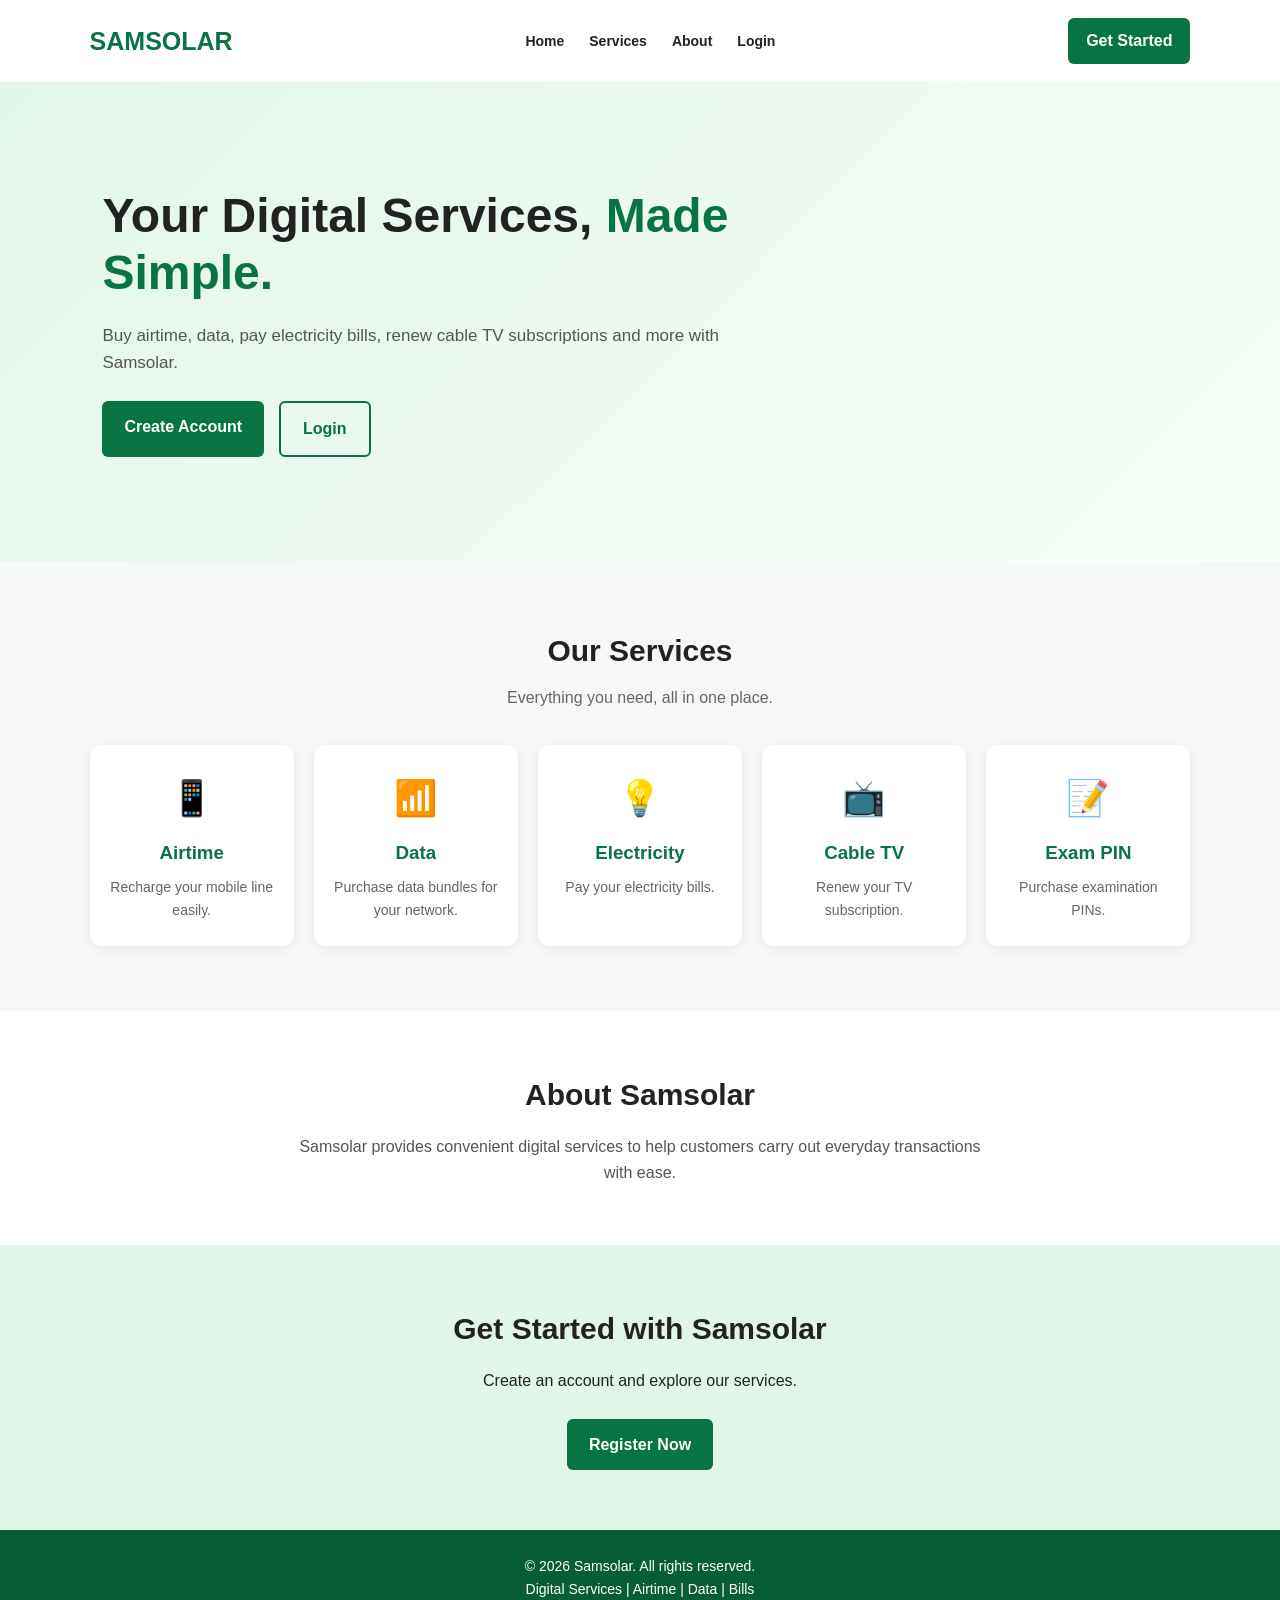
<file: index.html>
<!DOCTYPE html>
<html lang="en">
<head>
    <meta charset="UTF-8">
    <meta name="viewport" content="width=device-width, initial-scale=1.0">

    <title>Samsolar VTU | Digital Services</title>

    <link rel="stylesheet" href="style.css">
</head>

<body>

    <!-- HEADER -->
    <header class="header">
        <div class="logo">
            SAMSOLAR
        </div>

        <nav>
            <a href="index.html">Home</a>
            <a href="#services">Services</a>
            <a href="#about">About</a>
            <a href="login.html">Login</a>
        </nav>

        <a href="register.html" class="header-button">
            Get Started
        </a>
    </header>


    <!-- HERO SECTION -->
    <section class="hero">

        <div class="hero-content">

            <h1>
                Your Digital Services,
                <span>Made Simple.</span>
            </h1>

            <p>
                Buy airtime, data, pay electricity bills,
                renew cable TV subscriptions and more
                with Samsolar.
            </p>

            <div class="hero-buttons">

                <a href="register.html" class="button primary">
                    Create Account
                </a>

                <a href="login.html" class="button secondary">
                    Login
                </a>

            </div>

        </div>

    </section>


    <!-- SERVICES -->
    <section class="services" id="services">

        <h2>Our Services</h2>

        <p class="section-description">
            Everything you need, all in one place.
        </p>

        <div class="services-grid">

            <div class="service-card">
                <div class="service-icon">📱</div>
                <h3>Airtime</h3>
                <p>Recharge your mobile line easily.</p>
            </div>

            <div class="service-card">
                <div class="service-icon">📶</div>
                <h3>Data</h3>
                <p>Purchase data bundles for your network.</p>
            </div>

            <div class="service-card">
                <div class="service-icon">💡</div>
                <h3>Electricity</h3>
                <p>Pay your electricity bills.</p>
            </div>

            <div class="service-card">
                <div class="service-icon">📺</div>
                <h3>Cable TV</h3>
                <p>Renew your TV subscription.</p>
            </div>

            <div class="service-card">
                <div class="service-icon">📝</div>
                <h3>Exam PIN</h3>
                <p>Purchase examination PINs.</p>
            </div>

        </div>

    </section>


    <!-- ABOUT -->
    <section class="about" id="about">

        <h2>About Samsolar</h2>

        <p>
            Samsolar provides convenient digital services
            to help customers carry out everyday transactions
            with ease.
        </p>

    </section>


    <!-- CALL TO ACTION -->
    <section class="cta">

        <h2>Get Started with Samsolar</h2>

        <p>Create an account and explore our services.</p>

        <a href="register.html" class="button primary">
            Register Now
        </a>

    </section>


    <!-- FOOTER -->
    <footer class="footer">

        <p>
            &copy; 2026 Samsolar. All rights reserved.
        </p>

        <p>
            Digital Services | Airtime | Data | Bills
        </p>

    </footer>

</body>
</html>
</file>
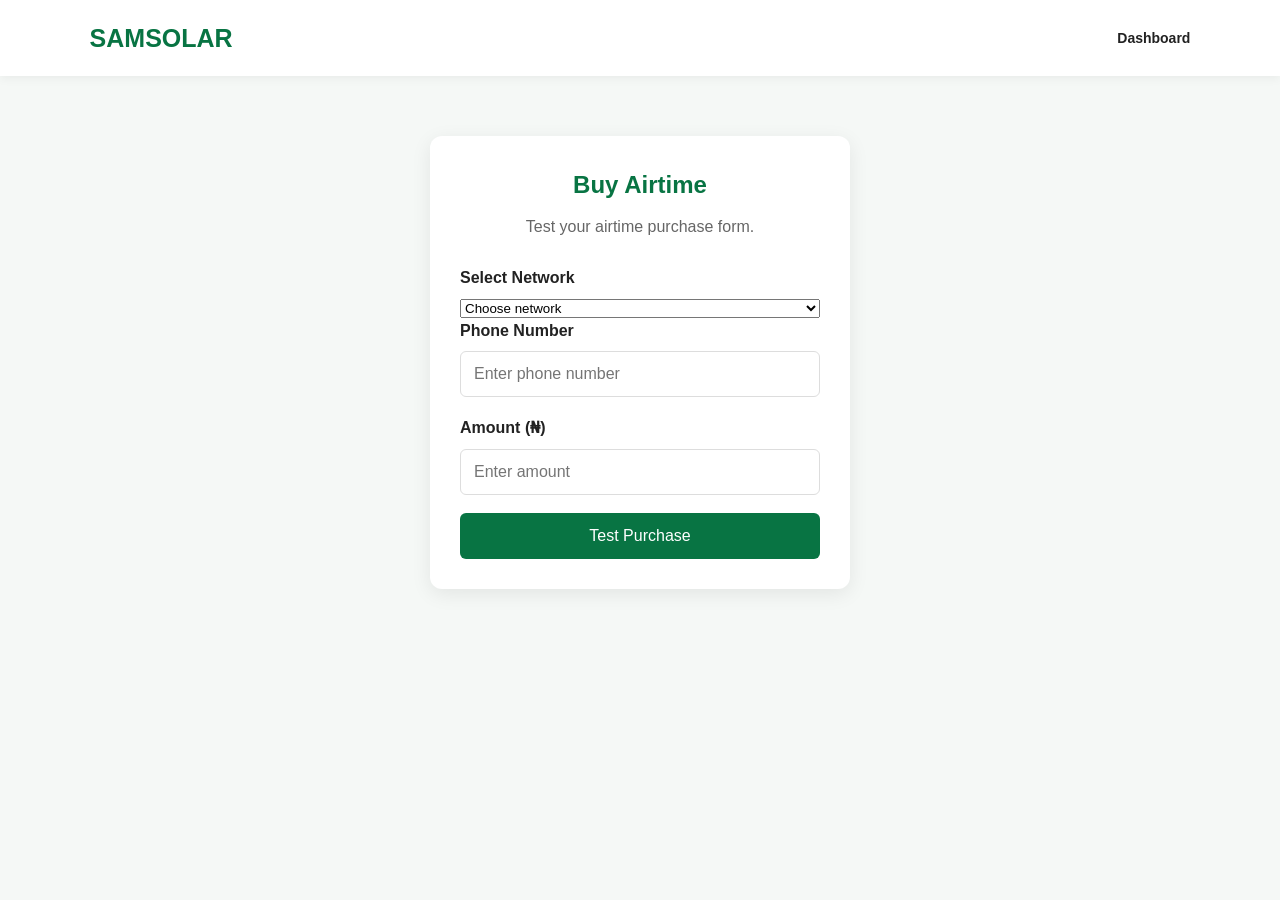
<file: airtime.html>
<!DOCTYPE html><html lang="en">
<head>
    <meta charset="UTF-8">
    <meta name="viewport" content="width=device-width, initial-scale=1.0">
    <title>Buy Airtime | Samsolar</title>
    <link rel="stylesheet" href="style.css">
</head>
<body><header class="header">
    <div class="logo">SAMSOLAR</div>
    <nav>
        <a href="dashboard.html">Dashboard</a>
    </nav>
</header><section class="login-container">
    <h1>Buy Airtime</h1>
    <p>Test your airtime purchase form.</p><form id="airtimeForm">

    <label for="network">Select Network</label>
    <select id="network" required>
        <option value="">Choose network</option>
        <option value="MTN">MTN</option>
        <option value="Airtel">Airtel</option>
        <option value="Glo">Glo</option>
        <option value="9mobile">9mobile</option>
    </select>

    <label for="phone">Phone Number</label>
    <input
        type="tel"
        id="phone"
        placeholder="Enter phone number"
        required
    >

    <label for="amount">Amount (₦)</label>
    <input
        type="number"
        id="amount"
        min="50"
        max="50000"
        placeholder="Enter amount"
        required
    >

    <button type="submit">Test Purchase</button>

</form>

<div id="message"></div>

</section><script>
const form = document.getElementById("airtimeForm");
const message = document.getElementById("message");

form.addEventListener("submit", function(event) {
    event.preventDefault();

    const network = document.getElementById("network").value;
    const phone = document.getElementById("phone").value.trim();
    const amount = Number(document.getElementById("amount").value);

    if (!network || !phone || !amount) {
        message.textContent = "Please complete all fields.";
        return;
    }

    if (!/^[0-9]{10,11}$/.test(phone)) {
        message.textContent = "Enter a valid phone number.";
        return;
    }

    if (amount < 50 || amount > 50000) {
        message.textContent = "Amount must be between ₦50 and ₦50,000.";
        return;
    }

    const reference = "TEST-" + Date.now();

const transaction = {
    reference: reference,
    service: "Airtime",
    network: network,
    phone: phone,
    amount: amount,
    status: "Simulation Successful",
    date: new Date().toLocaleString()
};

let history = JSON.parse(
    localStorage.getItem("samsolar_test_history") || "[]"
);

history.unshift(transaction);

localStorage.setItem(
    "samsolar_test_history",
    JSON.stringify(history)
);

message.innerHTML = `
    <h3>Simulation Successful</h3>
    <p>Network: ${network}</p>
    <p>Phone: ${phone}</p>
    <p>Amount: ₦${amount.toLocaleString()}</p>
    <p>Reference: ${reference}</p>
    <p>Saved to test history.</p>
    <p>No real airtime was purchased.</p>
`;

form.reset();
});
</script></body>
</html>
</file>
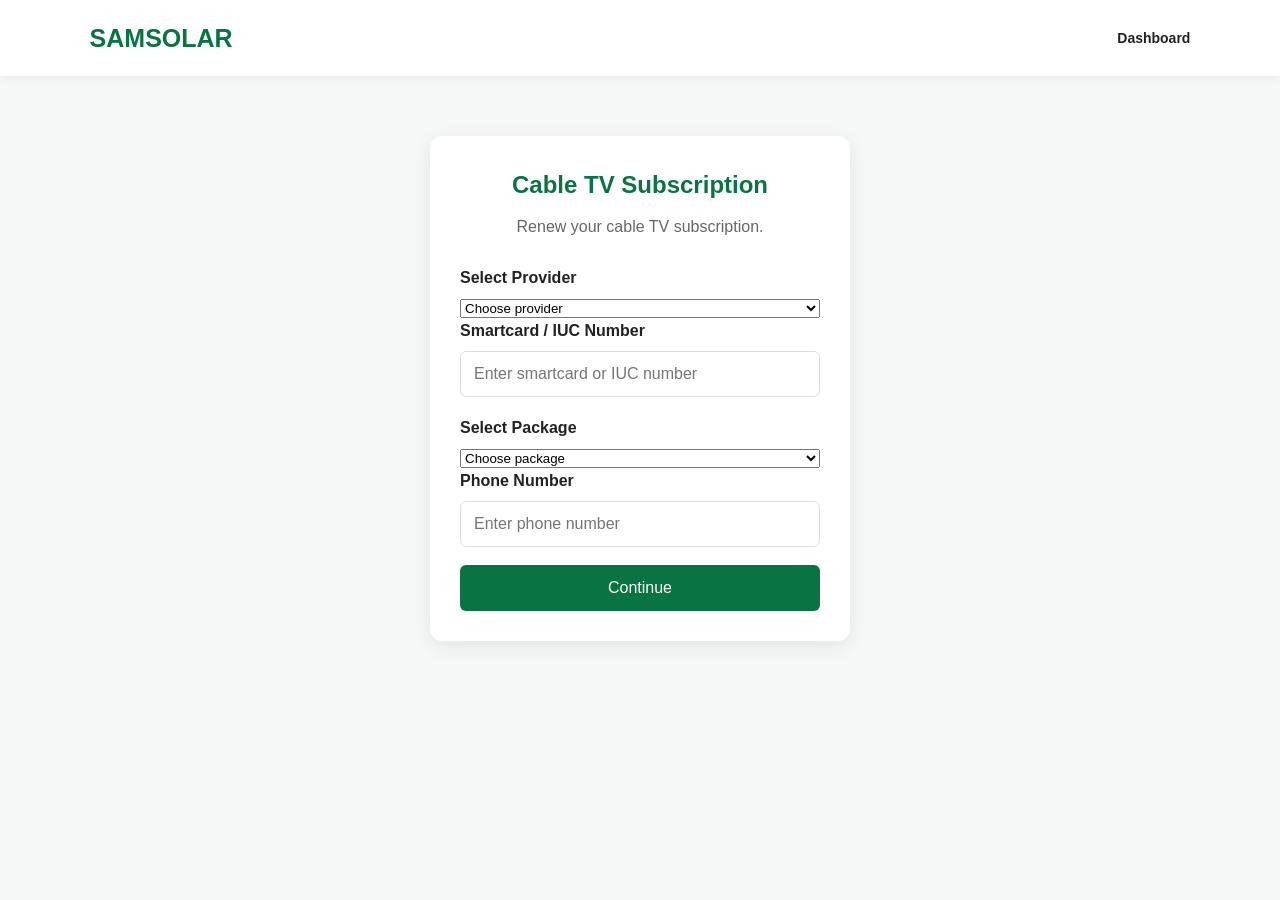
<file: cable.html>
<!DOCTYPE html>
<html lang="en">
<head>
    <meta charset="UTF-8">
    <meta name="viewport" content="width=device-width, initial-scale=1.0">
    <title>Cable TV | Samsolar</title>
    <link rel="stylesheet" href="style.css">
</head>
<body>

    <header class="header">
        <div class="logo">SAMSOLAR</div>
        <nav>
            <a href="dashboard.html">Dashboard</a>
        </nav>
    </header>

    <section class="login-container">
        <h1>Cable TV Subscription</h1>
        <p>Renew your cable TV subscription.</p>

        <form id="cableForm">
            <label for="provider">Select Provider</label>
            <select id="provider" required>
                <option value="">Choose provider</option>
                <option value="DSTV">DStv</option>
                <option value="GOTV">GOtv</option>
                <option value="Startimes">StarTimes</option>
            </select>

            <label for="smartcard">Smartcard / IUC Number</label>
            <input type="text" id="smartcard" placeholder="Enter smartcard or IUC number" required>

            <label for="plan">Select Package</label>
            <select id="plan" required>
                <option value="">Choose package</option>
                <option value="Basic">Basic</option>
                <option value="Standard">Standard</option>
                <option value="Premium">Premium</option>
            </select>

            <label for="phone">Phone Number</label>
            <input type="tel" id="phone" placeholder="Enter phone number" required>

            <button type="submit">Continue</button>
        </form>
    </section>

    <script>
        document.getElementById("cableForm").addEventListener("submit", function(event) {
            event.preventDefault();
            alert("Cable TV page design is ready. Payment is not connected yet.");
        });
    </script>

</body>
</html>
</file>
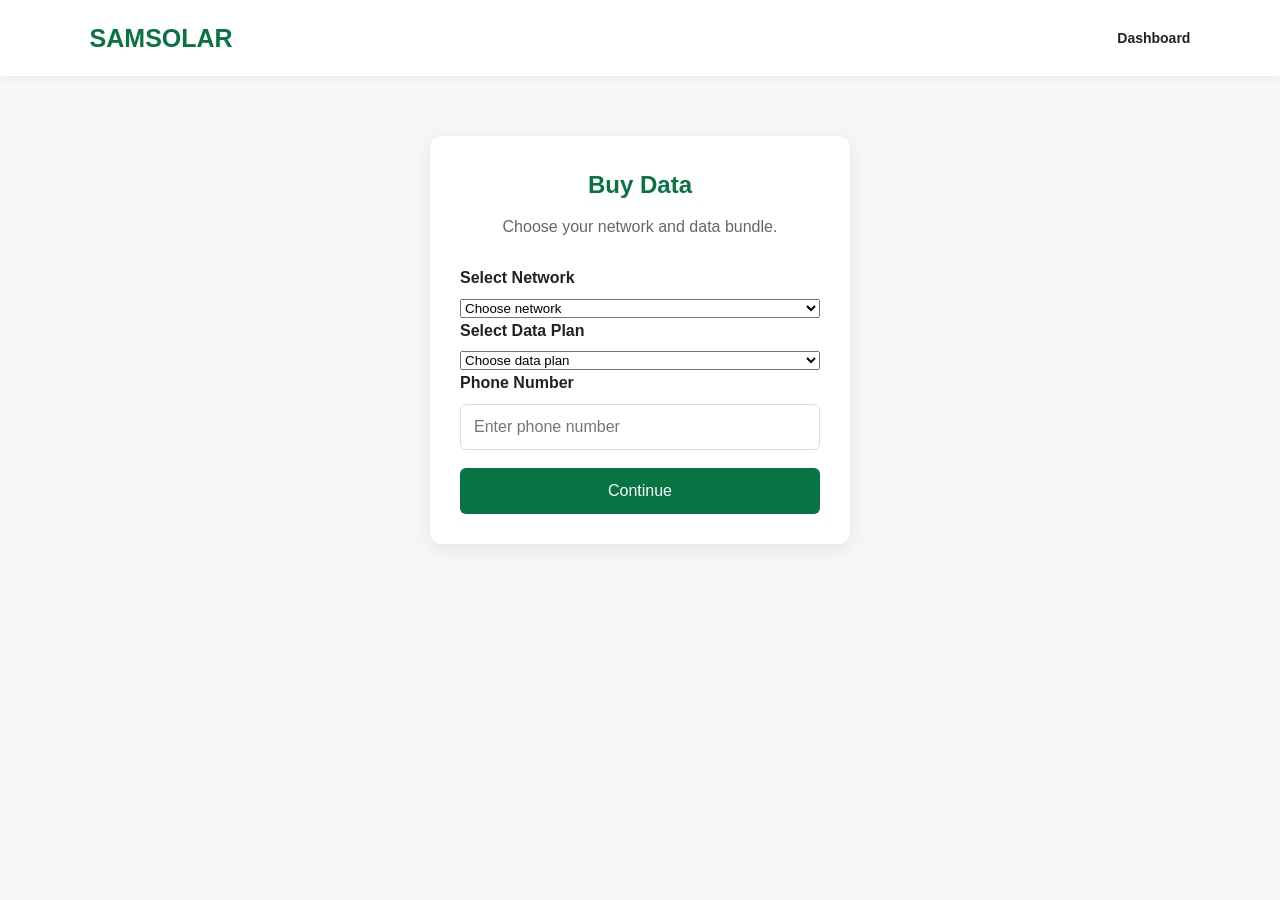
<file: data.html>
<!DOCTYPE html>
<html lang="en">
<head>
    <meta charset="UTF-8">
    <meta name="viewport" content="width=device-width, initial-scale=1.0">
    <title>Buy Data | Samsolar</title>
    <link rel="stylesheet" href="style.css">
</head>
<body>

    <header class="header">
        <div class="logo">SAMSOLAR</div>
        <nav>
            <a href="dashboard.html">Dashboard</a>
        </nav>
    </header>

    <section class="login-container">
        <h1>Buy Data</h1>
        <p>Choose your network and data bundle.</p>

        <form id="dataForm">
            <label for="network">Select Network</label>
            <select id="network" required>
                <option value="">Choose network</option>
                <option value="MTN">MTN</option>
                <option value="Airtel">Airtel</option>
                <option value="Glo">Glo</option>
                <option value="9mobile">9mobile</option>
            </select>

            <label for="plan">Select Data Plan</label>
            <select id="plan" required>
                <option value="">Choose data plan</option>
                <option value="500MB">500MB</option>
                <option value="1GB">1GB</option>
                <option value="2GB">2GB</option>
                <option value="5GB">5GB</option>
            </select>

            <label for="phone">Phone Number</label>
            <input type="tel" id="phone" placeholder="Enter phone number" required>

            <button type="submit">Continue</button>
        </form>
    </section>

    <script>
        document.getElementById("dataForm").addEventListener("submit", function(event) {
            event.preventDefault();
            alert("Data page design is ready. We will connect it to the wallet and provider next.");
        });
    </script>

</body>
</html>
</file>
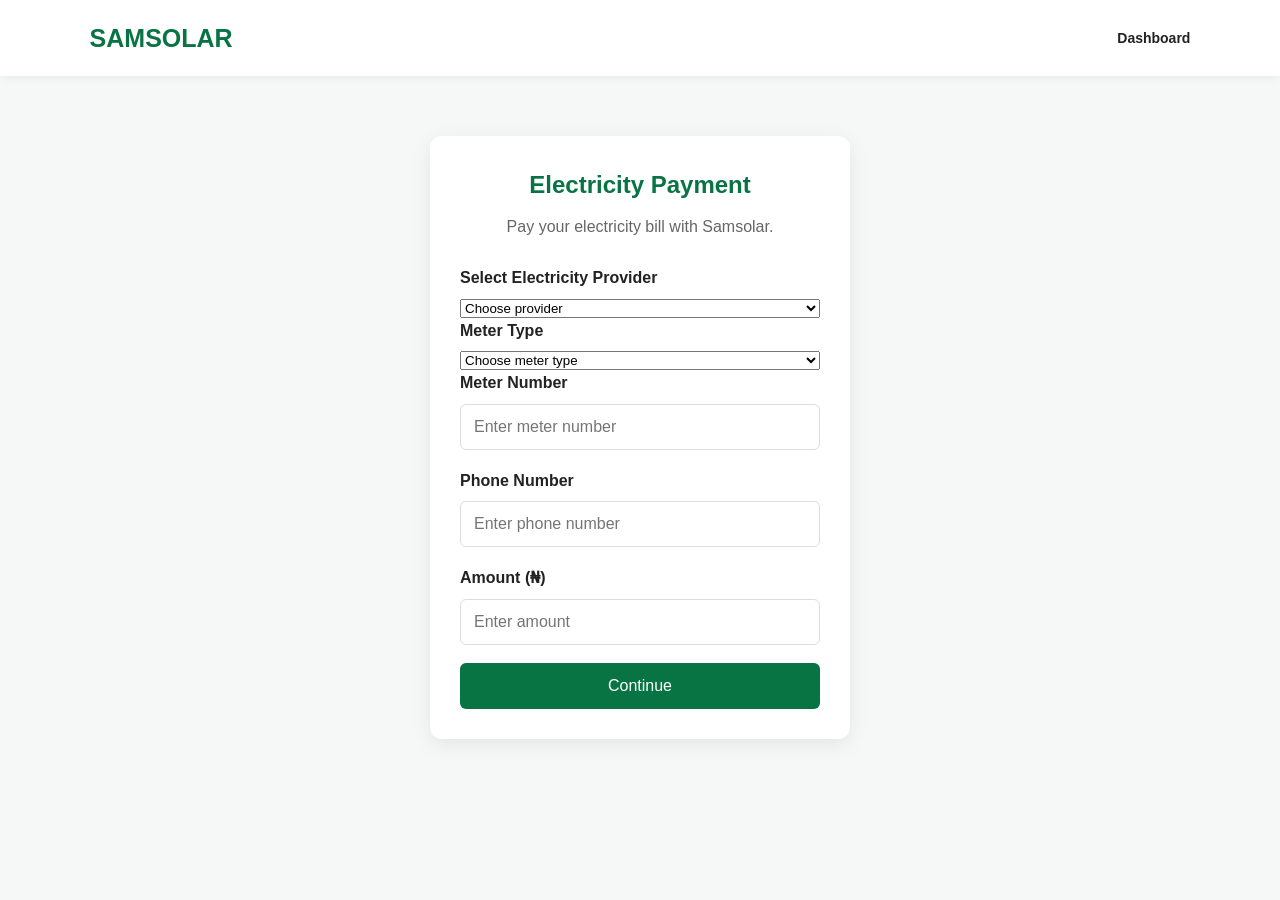
<file: electricity.html>
<!DOCTYPE html>
<html lang="en">
<head>
    <meta charset="UTF-8">
    <meta name="viewport" content="width=device-width, initial-scale=1.0">
    <title>Electricity Payment | Samsolar</title>
    <link rel="stylesheet" href="style.css">
</head>
<body>

    <header class="header">
        <div class="logo">SAMSOLAR</div>
        <nav>
            <a href="dashboard.html">Dashboard</a>
        </nav>
    </header>

    <section class="login-container">
        <h1>Electricity Payment</h1>
        <p>Pay your electricity bill with Samsolar.</p>

        <form id="electricityForm">
            <label for="disco">Select Electricity Provider</label>
            <select id="disco" required>
                <option value="">Choose provider</option>
                <option value="IKEDC">IKEDC</option>
                <option value="EKEDC">EKEDC</option>
                <option value="AEDC">AEDC</option>
                <option value="IBEDC">IBEDC</option>
                <option value="BEDC">BEDC</option>
                <option value="PHED">PHED</option>
                <option value="KEDCO">KEDCO</option>
                <option value="JED">JED</option>
            </select>

            <label for="meterType">Meter Type</label>
            <select id="meterType" required>
                <option value="">Choose meter type</option>
                <option value="Prepaid">Prepaid</option>
                <option value="Postpaid">Postpaid</option>
            </select>

            <label for="meterNumber">Meter Number</label>
            <input type="text" id="meterNumber" placeholder="Enter meter number" required>

            <label for="phone">Phone Number</label>
            <input type="tel" id="phone" placeholder="Enter phone number" required>

            <label for="amount">Amount (₦)</label>
            <input type="number" id="amount" min="100" placeholder="Enter amount" required>

            <button type="submit">Continue</button>
        </form>
    </section>

    <script>
        document.getElementById("electricityForm").addEventListener("submit", function(event) {
            event.preventDefault();
            alert("Electricity page design is ready. Payment is not connected yet.");
        });
    </script>

</body>
</html>
</file>
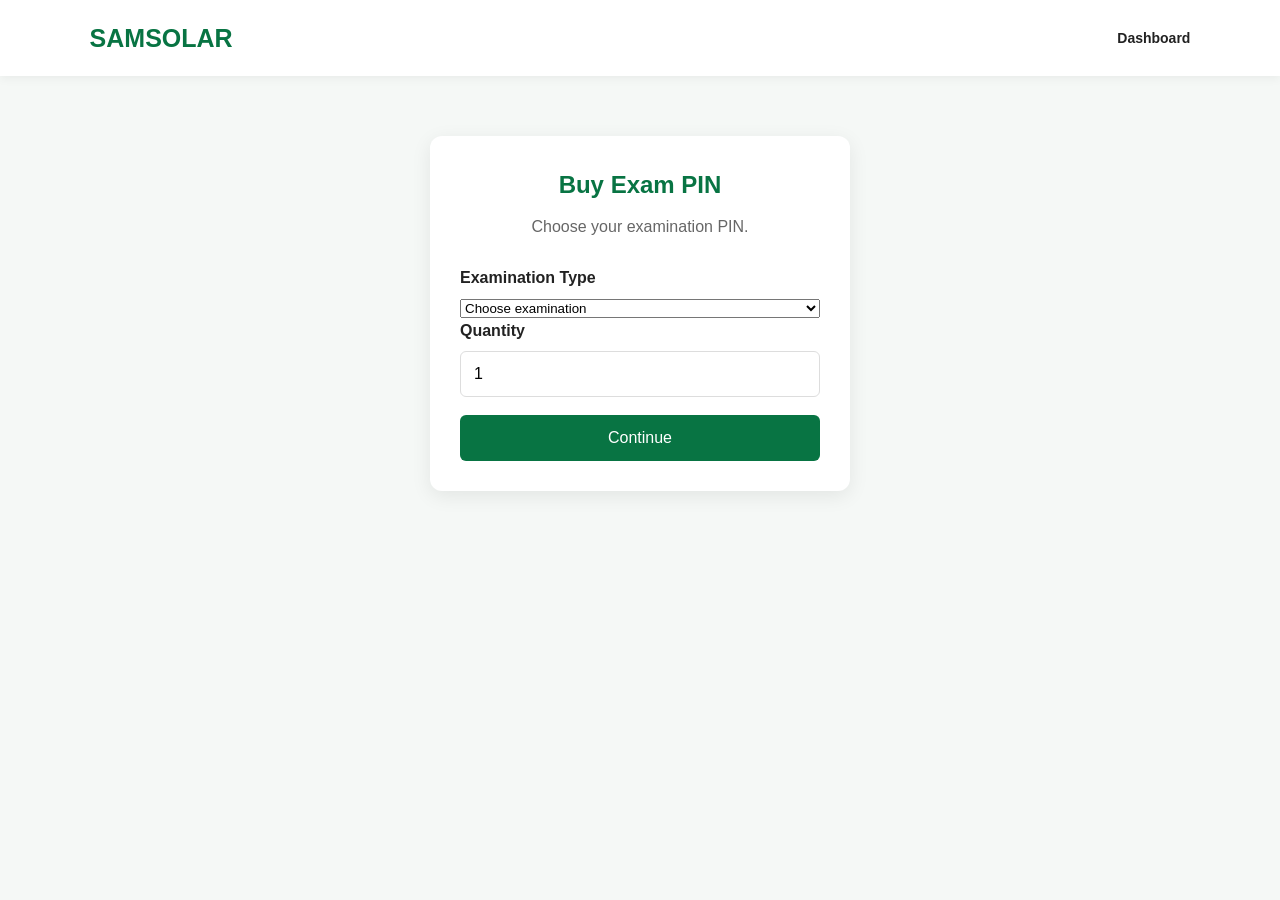
<file: exam-pin.html>
<!DOCTYPE html>
<html lang="en">
<head>
    <meta charset="UTF-8">
    <meta name="viewport" content="width=device-width, initial-scale=1.0">
    <title>Exam PIN | Samsolar</title>
    <link rel="stylesheet" href="style.css">
</head>
<body>

    <header class="header">
        <div class="logo">SAMSOLAR</div>
        <nav>
            <a href="dashboard.html">Dashboard</a>
        </nav>
    </header>

    <section class="login-container">
        <h1>Buy Exam PIN</h1>
        <p>Choose your examination PIN.</p>

        <form id="examForm">
            <label for="exam">Examination Type</label>
            <select id="exam" required>
                <option value="">Choose examination</option>
                <option value="WAEC">WAEC</option>
                <option value="NECO">NECO</option>
                <option value="JAMB">JAMB</option>
                <option value="NABTEB">NABTEB</option>
            </select>

            <label for="quantity">Quantity</label>
            <input type="number" id="quantity" min="1" value="1" required>

            <button type="submit">Continue</button>
        </form>
    </section>

    <script>
        document.getElementById("examForm").addEventListener("submit", function(event) {
            event.preventDefault();
            alert("Exam PIN page design is ready. Payment and PIN delivery are not connected yet.");
        });
    </script>

</body>
</html>
</file>
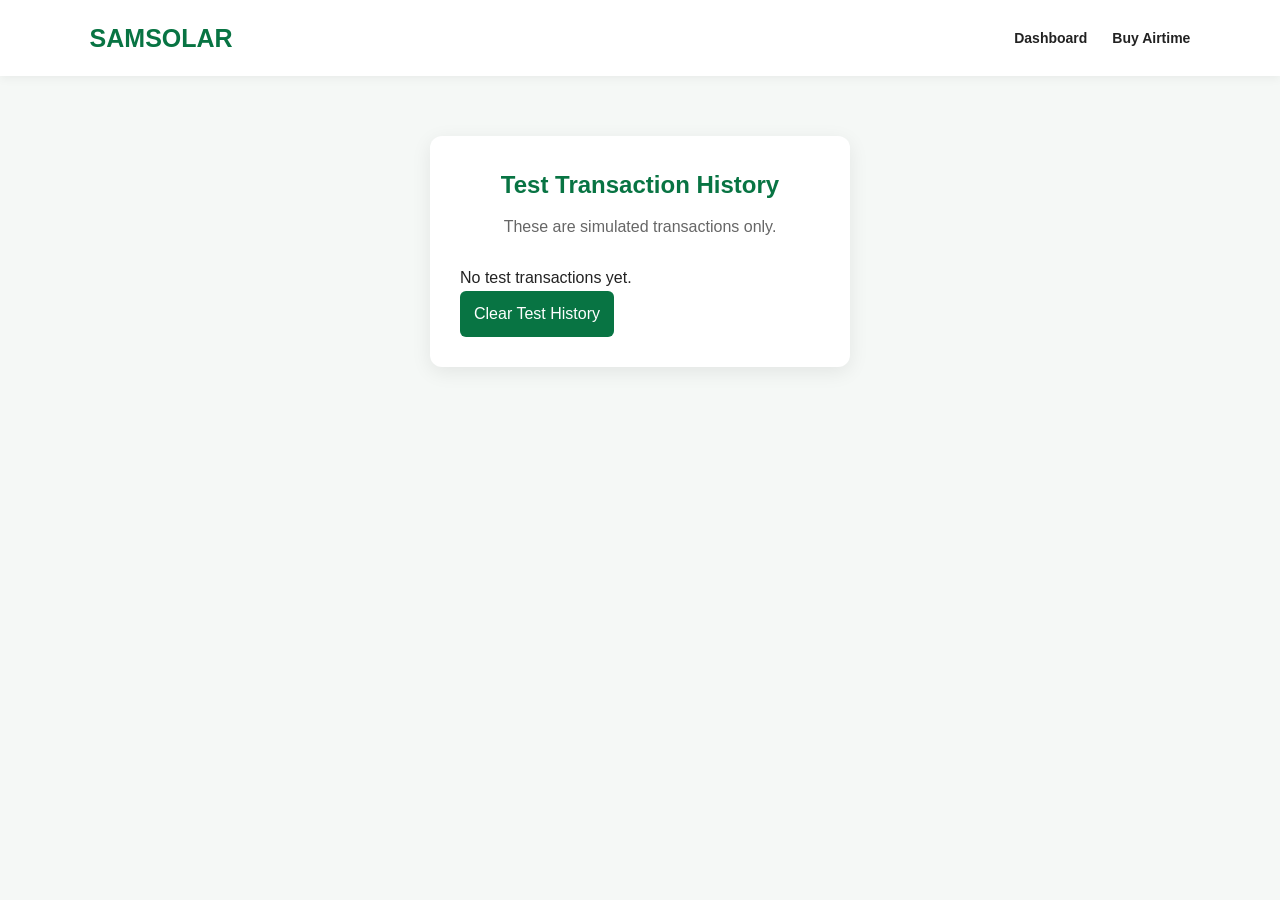
<file: test-history.html>
<!DOCTYPE html><html lang="en">
<head>
    <meta charset="UTF-8">
    <meta name="viewport" content="width=device-width, initial-scale=1.0">
    <title>Test History | Samsolar</title>
    <link rel="stylesheet" href="style.css">
</head>
<body><header class="header">
    <div class="logo">SAMSOLAR</div>
    <nav>
        <a href="dashboard.html">Dashboard</a>
        <a href="airtime.html">Buy Airtime</a>
    </nav>
</header><section class="login-container">
    <h1>Test Transaction History</h1>
    <p>These are simulated transactions only.</p><div id="history"></div>

<button onclick="clearHistory()">Clear Test History</button>

</section><script>
const historyBox = document.getElementById("history");

const transactions = JSON.parse(
    localStorage.getItem("samsolar_test_history") || "[]"
);

if (transactions.length === 0) {
    historyBox.innerHTML = "<p>No test transactions yet.</p>";
} else {
    historyBox.innerHTML = transactions.map(item => `
        <div class="card">
            <h3>${item.service} - ${item.network}</h3>
            <p>Phone: ${item.phone}</p>
            <p>Amount: ₦${Number(item.amount).toLocaleString()}</p>
            <p>Reference: ${item.reference}</p>
            <p>Status: ${item.status}</p>
            <p>Date: ${item.date}</p>
        </div>
        <hr>
    `).join("");
}

function clearHistory() {
    if (confirm("Clear all simulated transactions?")) {
        localStorage.removeItem("samsolar_test_history");
        location.reload();
    }
}
</script></body>
</html>
</file>
<file: style.css>
/* GENERAL */
* {
    margin: 0;
    padding: 0;
    box-sizing: border-box;
}

body {
    font-family: Arial, sans-serif;
    background: #f5f8f6;
    color: #222;
    line-height: 1.6;
}

a {
    text-decoration: none;
    color: inherit;
}

/* HEADER */
.header {
    display: flex;
    justify-content: space-between;
    align-items: center;
    padding: 18px 7%;
    background: #ffffff;
    box-shadow: 0 2px 10px rgba(0,0,0,0.06);
}

.logo {
    font-size: 25px;
    font-weight: bold;
    color: #087443;
}

nav {
    display: flex;
    gap: 25px;
}

nav a {
    font-size: 14px;
    font-weight: 600;
}

nav a:hover {
    color: #087443;
}

.header-button {
    background: #087443;
    color: white;
    padding: 10px 18px;
    border-radius: 6px;
    font-weight: bold;
}

/* HERO */
.hero {
    min-height: 480px;
    display: flex;
    align-items: center;
    padding: 70px 8%;
    background: linear-gradient(135deg, #e2f5e9, #f7fff9);
}

.hero-content {
    max-width: 650px;
}

.hero h1 {
    font-size: 48px;
    line-height: 1.2;
    margin-bottom: 20px;
}

.hero h1 span {
    color: #087443;
}

.hero p {
    font-size: 17px;
    color: #555;
    margin-bottom: 25px;
}

.hero-buttons {
    display: flex;
    gap: 15px;
    flex-wrap: wrap;
}

/* BUTTONS */
.button {
    display: inline-block;
    padding: 13px 22px;
    border-radius: 6px;
    font-weight: bold;
}

.primary {
    background: #087443;
    color: white;
}

.secondary {
    border: 2px solid #087443;
    color: #087443;
}

/* SERVICES */
.services {
    padding: 65px 7%;
    text-align: center;
}

.services h2,
.about h2,
.cta h2 {
    font-size: 30px;
    margin-bottom: 10px;
}

.section-description {
    color: #666;
    margin-bottom: 35px;
}

.services-grid {
    display: grid;
    grid-template-columns: repeat(auto-fit, minmax(190px, 1fr));
    gap: 20px;
}

.service-card {
    background: white;
    padding: 25px 20px;
    border-radius: 12px;
    box-shadow: 0 3px 12px rgba(0,0,0,0.06);
}

.service-icon {
    font-size: 35px;
    margin-bottom: 12px;
}

.service-card h3 {
    color: #087443;
    margin-bottom: 8px;
}

.service-card p {
    font-size: 14px;
    color: #666;
}

/* ABOUT */
.about {
    padding: 60px 8%;
    background: white;
    text-align: center;
}

.about p {
    max-width: 700px;
    margin: 15px auto 0;
    color: #555;
}

/* CALL TO ACTION */
.cta {
    padding: 60px 8%;
    background: #e2f5e9;
    text-align: center;
}

.cta p {
    margin: 15px 0 25px;
}

/* FOOTER */
.footer {
    padding: 25px;
    text-align: center;
    background: #075e35;
    color: white;
    font-size: 14px;
}

/* MOBILE */
@media (max-width: 700px) {

    .header {
        flex-wrap: wrap;
        gap: 15px;
        padding: 15px 5%;
    }

    nav {
        width: 100%;
        justify-content: center;
        gap: 18px;
        flex-wrap: wrap;
    }

    nav a {
        font-size: 13px;
    }

    .header-button {
        font-size: 13px;
    }

    .hero {
        min-height: 400px;
        padding: 50px 6%;
    }

    .hero h1 {
        font-size: 36px;
    }

    .hero p {
        font-size: 15px;
    }

    .services,
    .about,
    .cta {
        padding: 45px 6%;
    }

    .services h2,
    .about h2,
    .cta h2 {
        font-size: 25px;
    }

}
/* Login and Register Pages */
.login-container {
    max-width: 420px;
    margin: 60px auto;
    padding: 30px;
    background: white;
    border-radius: 12px;
    box-shadow: 0 5px 20px rgba(0,0,0,0.08);
}

.login-container h1 {
    text-align: center;
    color: #087443;
    margin-bottom: 10px;
}

.login-container > p {
    text-align: center;
    color: #666;
    margin-bottom: 25px;
}

.login-container form {
    display: flex;
    flex-direction: column;
}

.login-container label {
    margin-bottom: 8px;
    font-weight: bold;
}

.login-container input {
    padding: 13px;
    margin-bottom: 18px;
    border: 1px solid #ddd;
    border-radius: 6px;
    font-size: 16px;
}

.login-container button {
    padding: 14px;
    background: #087443;
    color: white;
    border: none;
    border-radius: 6px;
    font-size: 16px;
    cursor: pointer;
}

.login-container button:hover {
    background: #065c34;
}

.login-container a {
    color: #087443;
    text-decoration: none;
    font-weight: bold;
}

@media (max-width: 500px) {
    .login-container {
        margin: 30px 15px;
        padding: 22px;
    }
}
/* Customer Dashboard */
.dashboard {
    max-width: 1100px;
    margin: 40px auto;
    padding: 20px;
}

.dashboard h1 {
    color: #087443;
    margin-bottom: 10px;
}

.wallet-card {
    background: linear-gradient(135deg, #087443, #10a060);
    color: white;
    padding: 25px;
    border-radius: 12px;
    margin: 25px 0;
}

.wallet-card h3 {
    margin-bottom: 10px;
}

.wallet-card h2 {
    font-size: 32px;
    margin-bottom: 20px;
}

.wallet-card .button {
    display: inline-block;
    background: white;
    color: #087443;
}

.dashboard .services-grid {
    margin-top: 20px;
}

.dashboard .service-card {
    text-align: center;
}

.dashboard .service-card .button {
    display: inline-block;
    margin-top: 10px;
}

.transactions {
    background: white;
    padding: 25px;
    border-radius: 12px;
    margin-top: 30px;
}

@media (max-width: 600px) {
    .dashboard {
        margin: 20px auto;
        padding: 15px;
    }

    .wallet-card h2 {
        font-size: 26px;
    }
}
</file>
